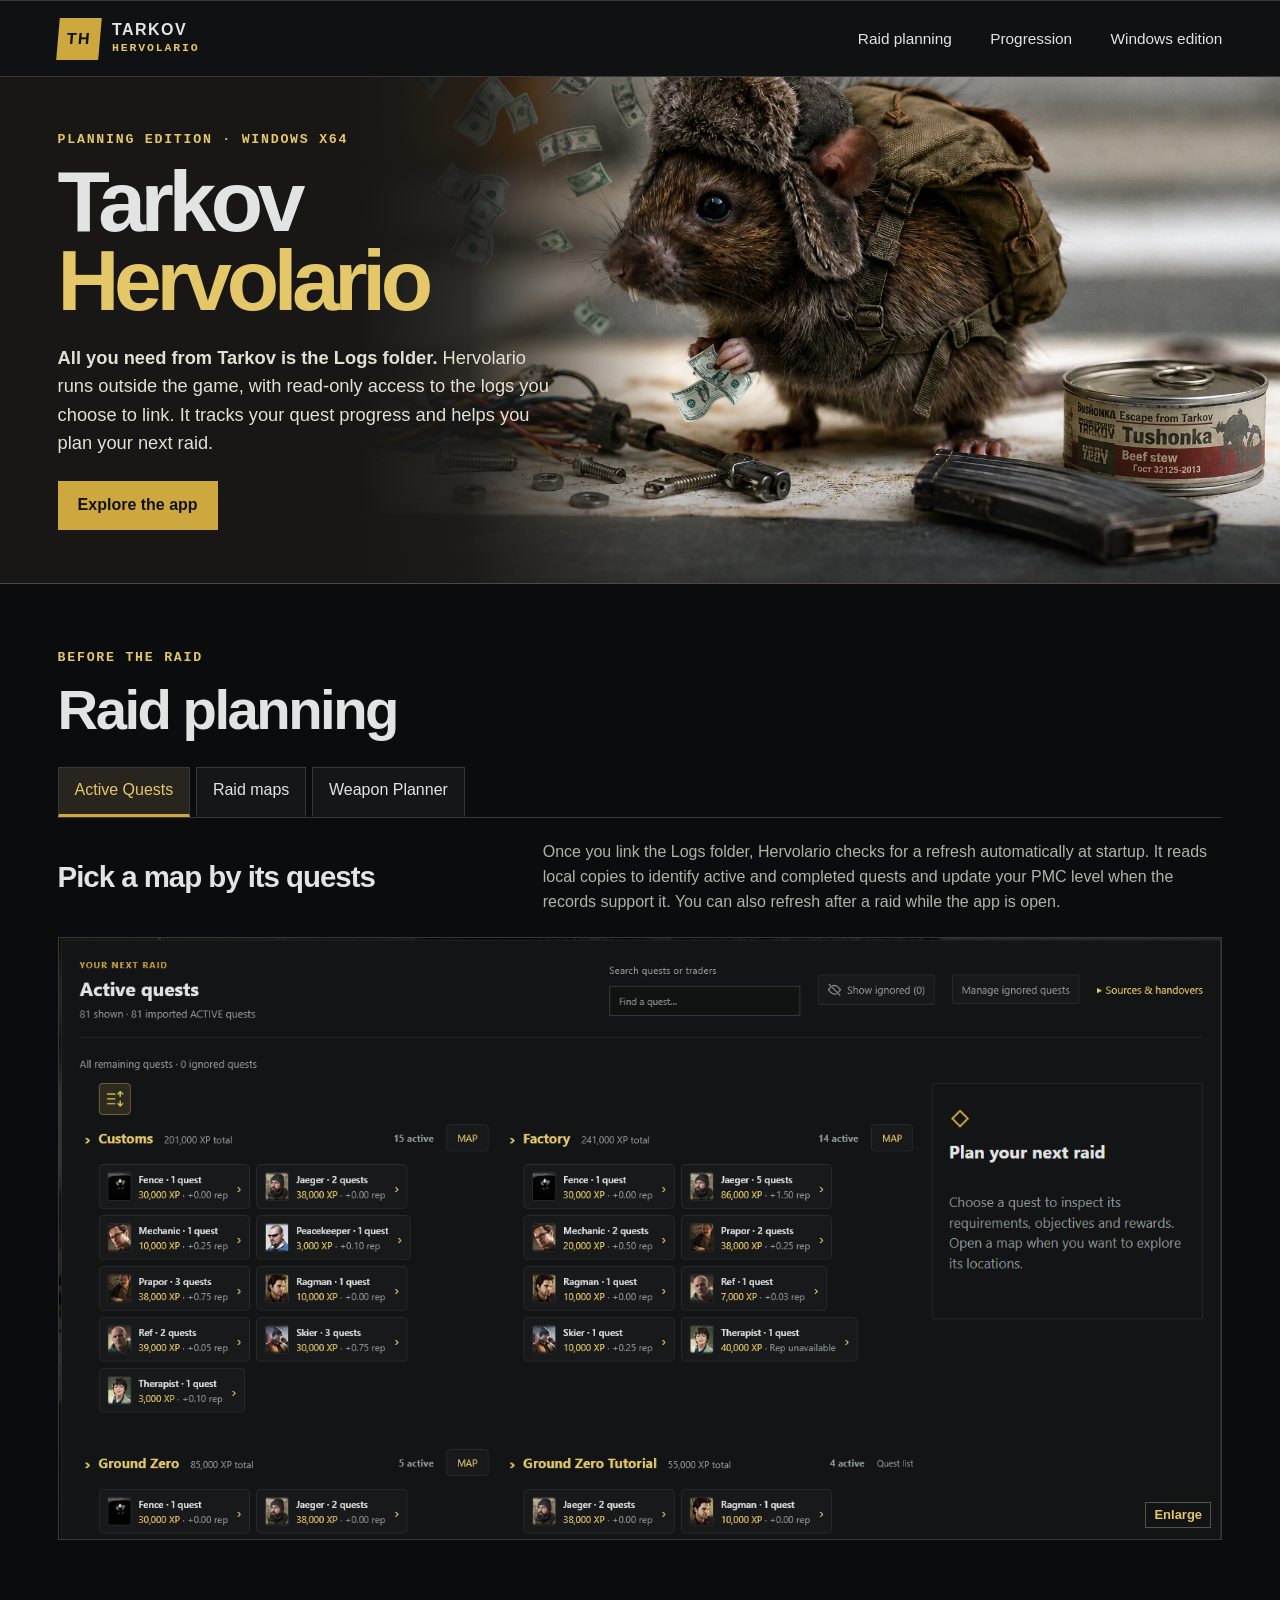
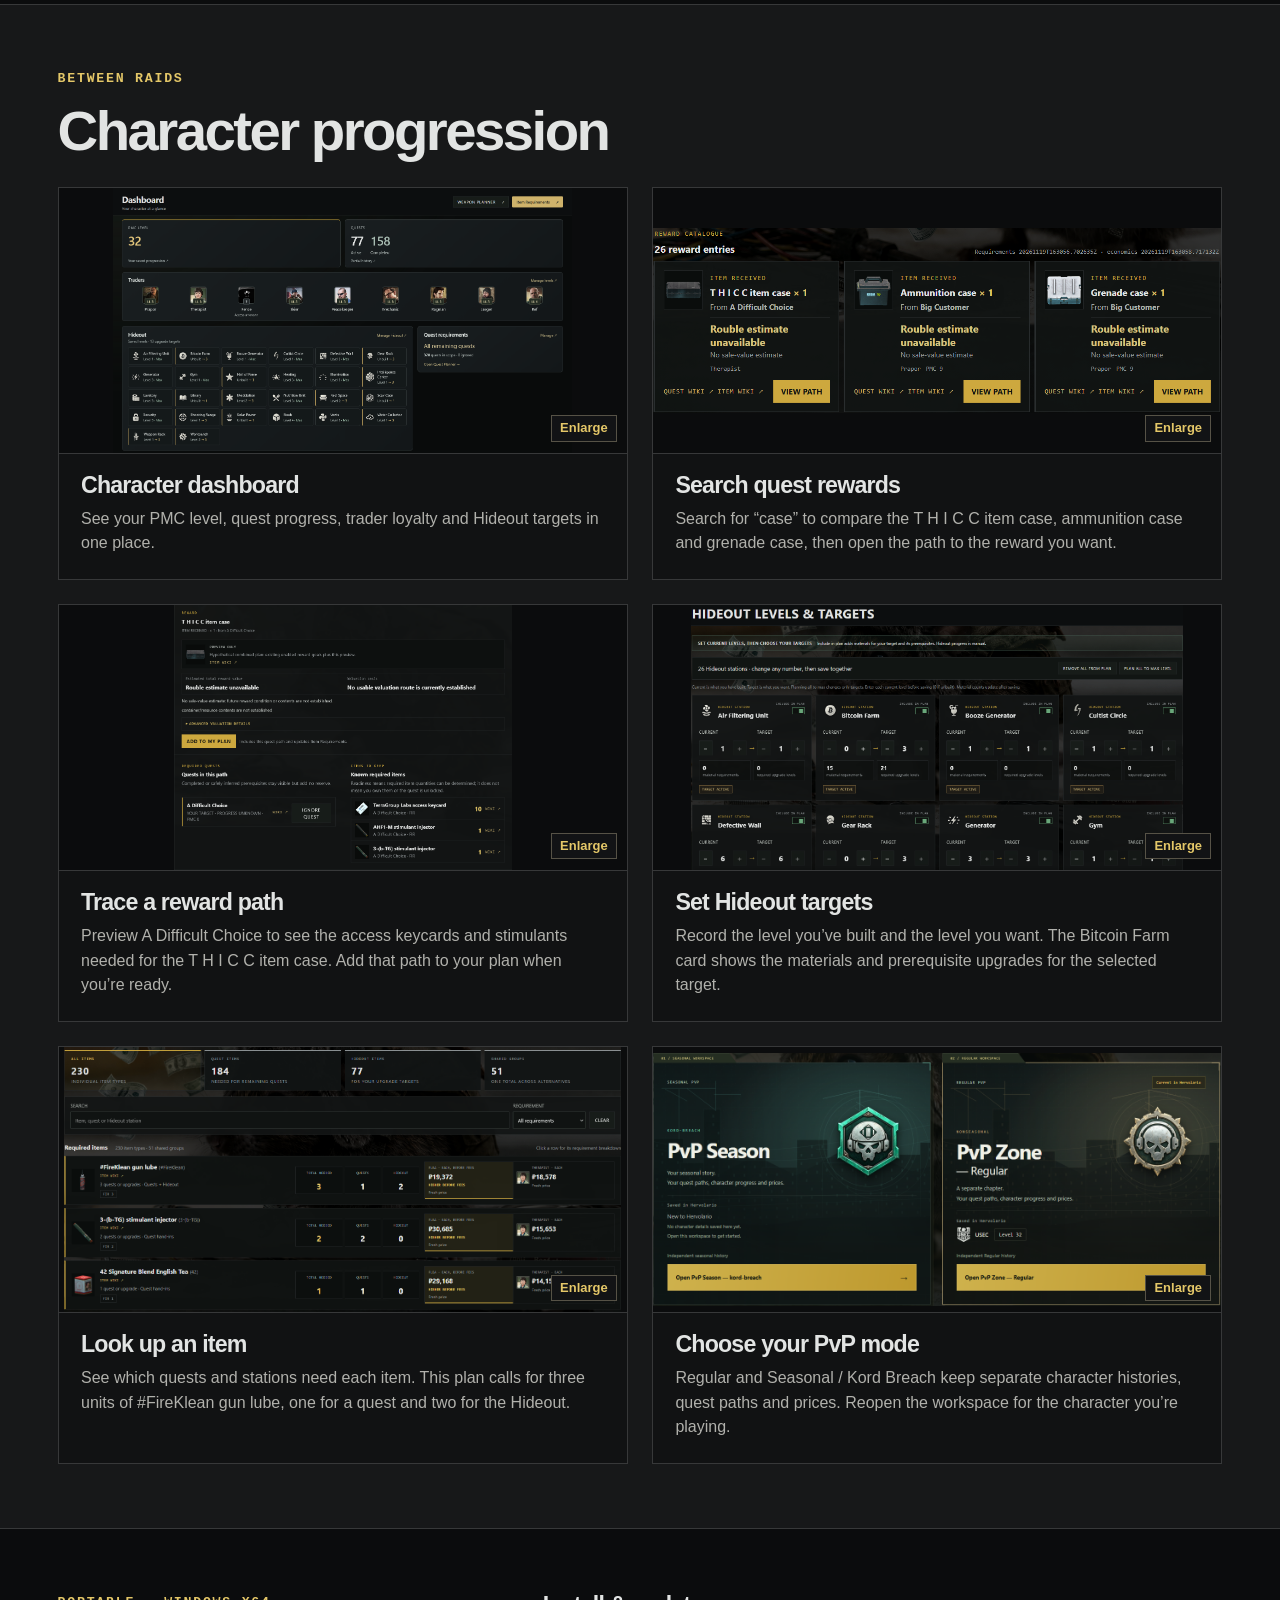
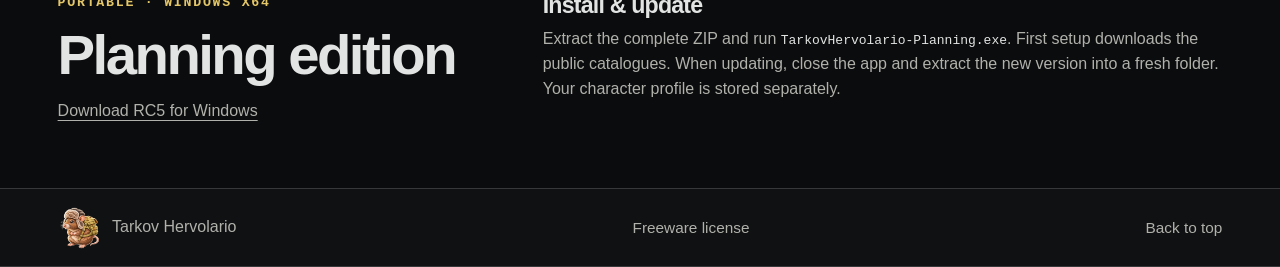
<file: docs/index.html>
<!doctype html>
<html lang="en">
<head>
  <meta charset="utf-8"><meta name="viewport" content="width=device-width,initial-scale=1">
  <title>Tarkov Hervolario · Planning edition</title>
  <meta name="description" content="Explore active quests, raid maps and the Weapon Planner in Tarkov Hervolario, a Windows companion for Escape from Tarkov PvP.">
  <link rel="icon" href="assets/mascot.png"><link rel="stylesheet" href="style.css"><script defer src="gallery.js"></script>
</head>
<body>
<a class="skip" href="#main">Skip to content</a>
<header><div class="frame bar">
  <a class="brand" href="#main"><b aria-hidden="true">TH</b><span>TARKOV<small>HERVOLARIO</small></span></a>
  <nav aria-label="Main navigation"><a href="#raid">Raid planning</a><a href="#progress">Progression</a><a href="#windows">Windows edition</a></nav>
</div></header>
<main id="main">
<section class="hero"><div class="frame hero-inner"><div class="hero-copy">
  <p class="label">Planning edition · Windows x64</p>
  <h1>Tarkov<br><em>Hervolario</em></h1>
  <p class="intro"><strong>All you need from Tarkov is the Logs folder.</strong> Hervolario runs outside the game, with read-only access to the logs you choose to link. It tracks your quest progress and helps you plan your next raid.</p>
  <a class="action" href="#raid">Explore the app</a>
</div></div></section>
<section class="frame section" id="raid">
  <p class="label">Before the raid</p><h2>Raid planning</h2>
  <div id="feature-controls" aria-label="Featured screens"></div>
  <article class="feature" id="active-quests" data-name="Active Quests">
    <div class="feature-copy"><h3>Pick a map by its quests</h3><p>Once you link the Logs folder, Hervolario checks for a refresh automatically at startup. It reads local copies to identify active and completed quests and update your PMC level when the records support it. You can also refresh after a raid while the app is open.</p></div>
    <a class="capture" href="assets/active-quests.webp" aria-label="Enlarge Active Quests" data-title="Active Quests"><img src="assets/active-quests.webp" width="1461" height="755" alt="Active quest groups for Customs and Factory, with XP totals and quest counts by trader."><span aria-hidden="true">Enlarge</span></a>
  </article>
  <article class="feature" id="shoreline" data-name="Raid maps">
    <div class="feature-copy"><h3>Find the objective on Shoreline</h3><p>Select a quest marker to read its objectives beside the map. Here, Needle in a Haystack highlights the coast-side construction site. The marker menu lets you mark the objective done or hide the location.</p></div>
    <a class="capture" href="assets/shoreline.webp" aria-label="Enlarge Raid maps" data-title="Raid maps"><img loading="lazy" src="assets/shoreline.webp" width="1679" height="926" alt="Shoreline map with Needle in a Haystack selected, the coastal marker menu open and the quest objectives on the right."><span aria-hidden="true">Enlarge</span></a>
  </article>
  <article class="feature" id="weapon-planner" data-name="Weapon Planner">
    <div class="feature-copy"><h3>Build with the parts you can buy</h3><p>The planner checks your PMC level, unlocked traders and loyalty levels to find parts you can buy. It prices flea-market options using the latest available 24-hour average for your PvP mode. When your progression opens or closes a purchase option, it rechecks affected saved builds and shows you any changes to review.</p></div>
    <a class="capture" href="assets/weapon-planner.webp" aria-label="Enlarge Weapon Planner" data-title="Weapon Planner"><img loading="lazy" src="assets/weapon-planner.webp" width="1459" height="801" alt="AK-102 workbench with the Mechanic starting purchase, trader and flea prices, ergonomics and total in roubles."><span aria-hidden="true">Enlarge</span></a>
  </article>
</section>
<section class="depot" id="progress"><div class="frame section">
  <p class="label">Between raids</p><h2>Character progression</h2>
  <div class="grid">
    <article class="card"><a class="capture" href="assets/dashboard.webp" aria-label="Enlarge Character dashboard" data-title="Character dashboard"><img loading="lazy" src="assets/dashboard.webp" width="1543" height="888" alt="Character dashboard screen in the Planning edition"><span aria-hidden="true">Enlarge</span></a>
      <div><h3>Character dashboard</h3><p>See your PMC level, quest progress, trader loyalty and Hideout targets in one place.</p></div></article>
    <article class="card"><a class="capture" href="assets/reward-search.webp" aria-label="Enlarge Search quest rewards" data-title="Search quest rewards"><img loading="lazy" src="assets/reward-search.webp" width="1105" height="359" alt="Search quest rewards screen in the Planning edition"><span aria-hidden="true">Enlarge</span></a>
      <div><h3>Search quest rewards</h3><p>Search for “case” to compare the T H I C C item case, ammunition case and grenade case, then open the path to the reward you want.</p></div></article>
    <article class="card"><a class="capture" href="assets/quest-path.webp" aria-label="Enlarge Trace a reward path" data-title="Trace a reward path"><img loading="lazy" src="assets/quest-path.webp" width="1101" height="860" alt="Trace a reward path screen in the Planning edition"><span aria-hidden="true">Enlarge</span></a>
      <div><h3>Trace a reward path</h3><p>Preview A Difficult Choice to see the access keycards and stimulants needed for the T H I C C item case. Add that path to your plan when you’re ready.</p></div></article>
    <article class="card"><a class="capture" href="assets/hideout.webp" aria-label="Enlarge Set Hideout targets" data-title="Set Hideout targets"><img loading="lazy" src="assets/hideout.webp" width="1462" height="785" alt="Set Hideout targets screen in the Planning edition"><span aria-hidden="true">Enlarge</span></a>
      <div><h3>Set Hideout targets</h3><p>Record the level you’ve built and the level you want. The Bitcoin Farm card shows the materials and prerequisite upgrades for the selected target.</p></div></article>
    <article class="card"><a class="capture" href="assets/requirements.webp" aria-label="Enlarge Look up an item" data-title="Look up an item"><img loading="lazy" src="assets/requirements.webp" width="1459" height="692" alt="Look up an item screen in the Planning edition"><span aria-hidden="true">Enlarge</span></a>
      <div><h3>Look up an item</h3><p>See which quests and stations need each item. This plan calls for three units of #FireKlean gun lube, one for a quest and two for the Hideout.</p></div></article>
    <article class="card"><a class="capture" href="assets/modes.webp" aria-label="Enlarge Choose your PvP mode" data-title="Choose your PvP mode"><img loading="lazy" src="assets/modes.webp" width="1332" height="592" alt="Choose your PvP mode screen in the Planning edition"><span aria-hidden="true">Enlarge</span></a>
      <div><h3>Choose your PvP mode</h3><p>Regular and Seasonal / Kord Breach keep separate character histories, quest paths and prices. Reopen the workspace for the character you’re playing.</p></div></article>
  </div>
</div></section>
<section id="windows" class="frame install"><div><p class="label">Portable · Windows x64</p><h2>Planning edition</h2><p class="status"><a href="https://github.com/isma373/TarkovHervolario-Planning/releases/tag/planning/v2026.11.0rc5">Download RC5 for Windows</a></p></div>
  <div><h3>Install &amp; update</h3><p>Extract the complete ZIP and run <code>TarkovHervolario-Planning.exe</code>. First setup downloads the public catalogues. When updating, close the app and extract the new version into a fresh folder. Your character profile is stored separately.</p></div>
</section></main>
<footer><div class="frame bar"><div class="signature"><img src="assets/mascot.png" width="44" height="44" alt="">Tarkov Hervolario</div><a href="https://github.com/isma373/TarkovHervolario-Planning/blob/main/LICENSE.txt">Freeware license</a><a href="#main">Back to top</a></div></footer>
<dialog aria-labelledby="viewer-title" id="viewer"><div class="viewer-bar"><h2 id="viewer-title">Screenshot</h2><a id="original">Open original size</a><button type="button" id="close">Close</button></div><img id="detail" alt=""></dialog>
</body></html>
</file>
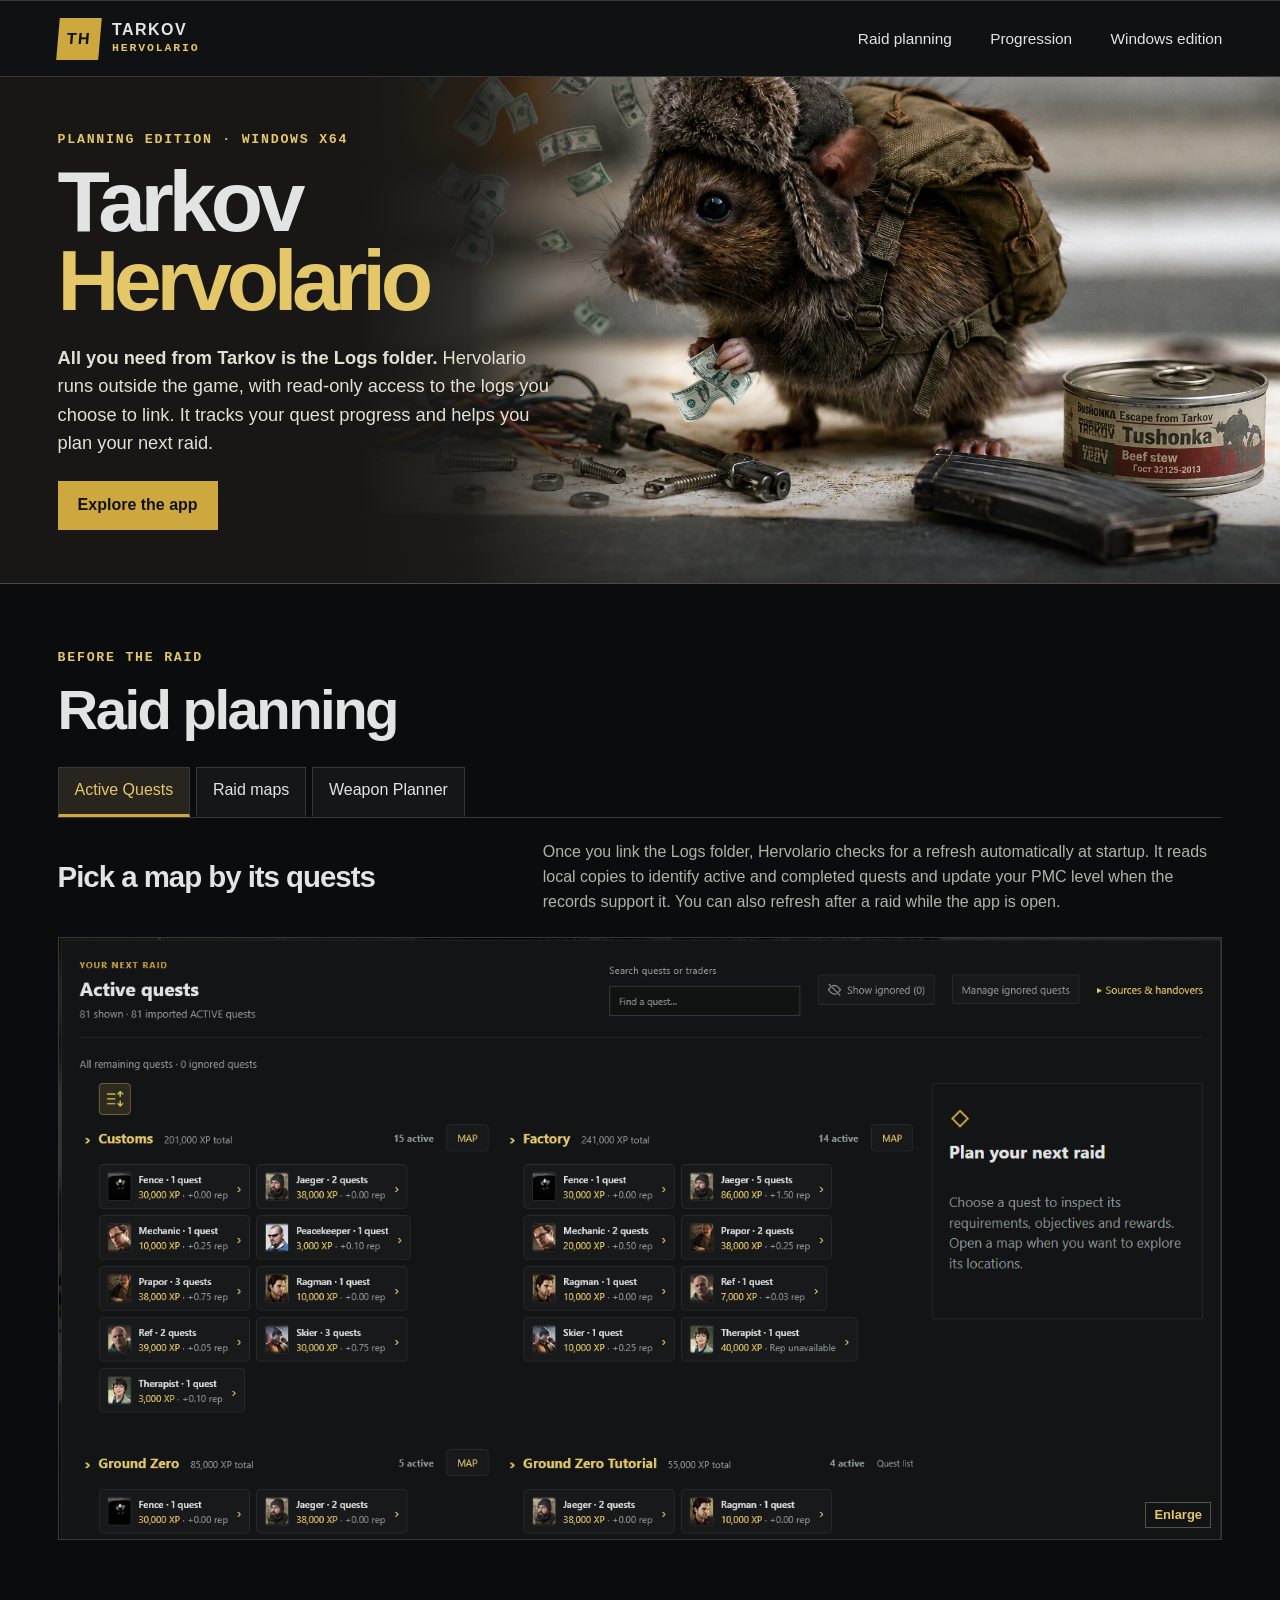
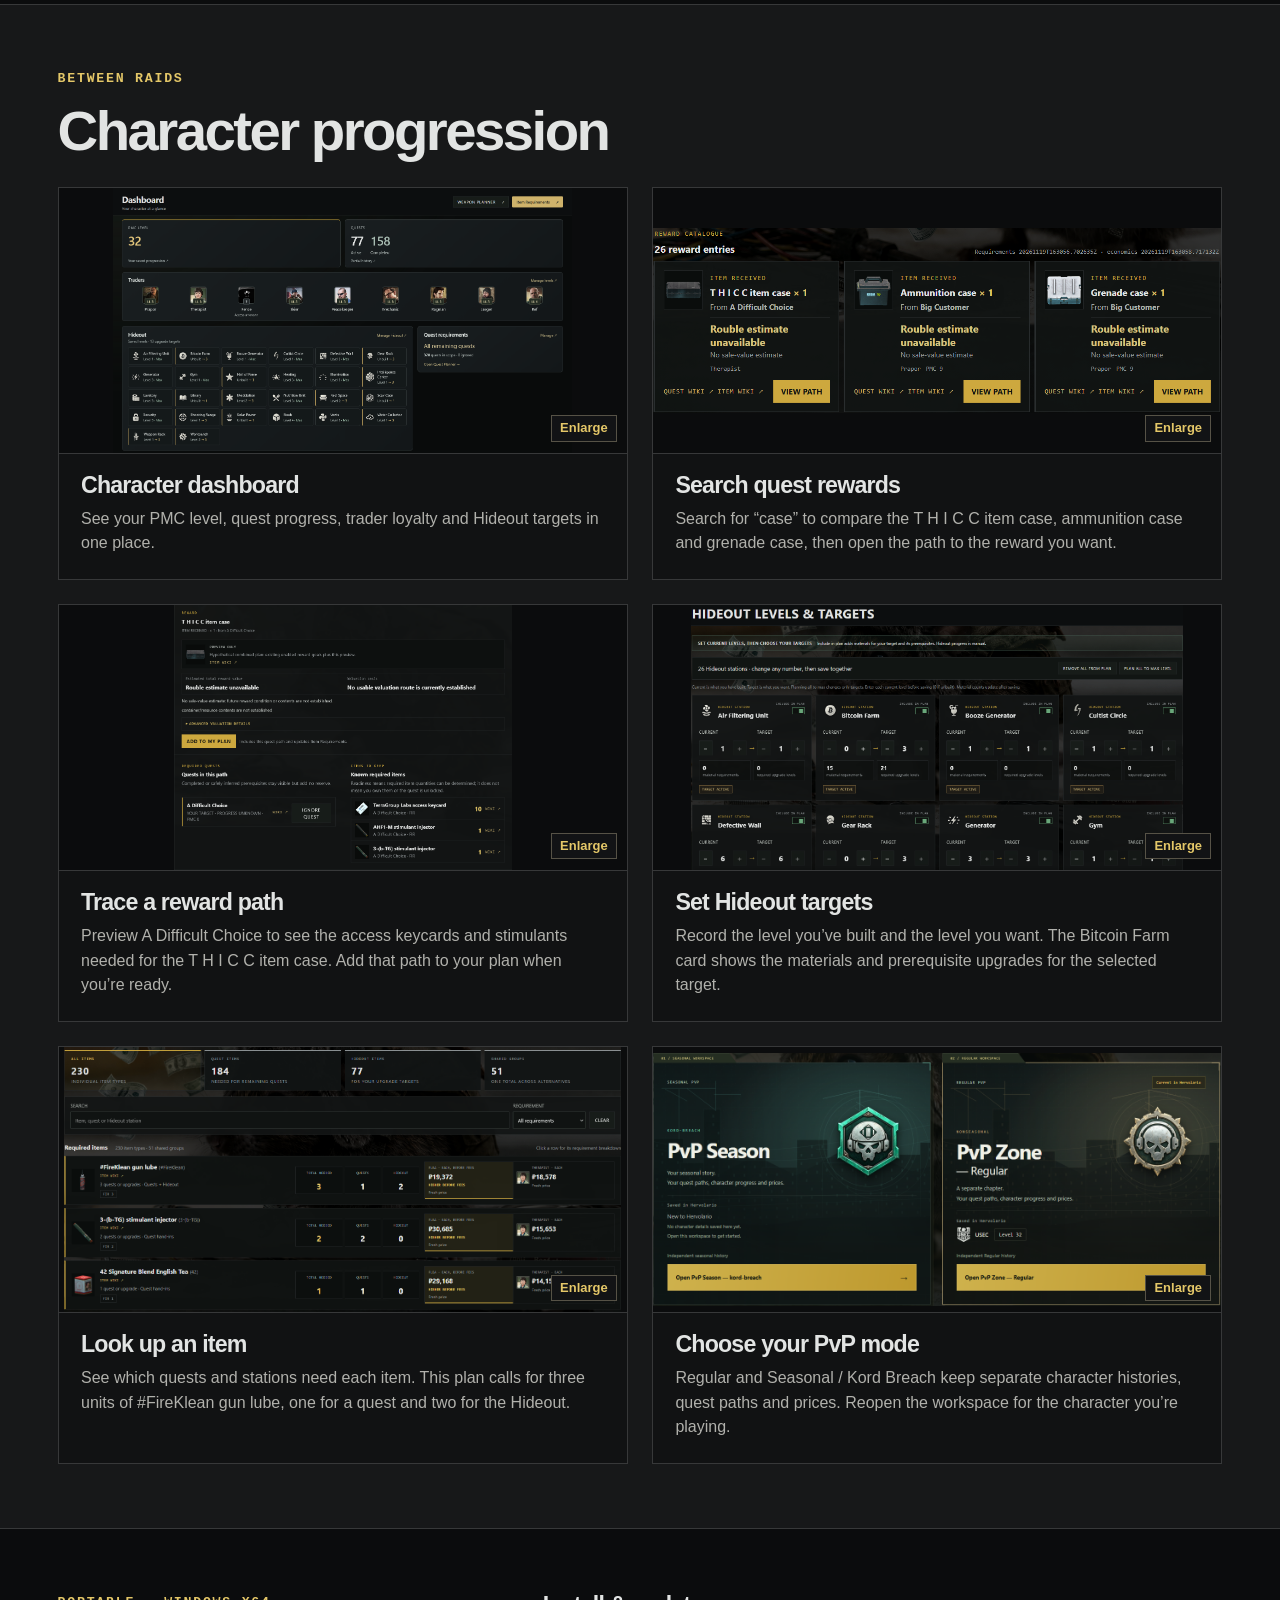
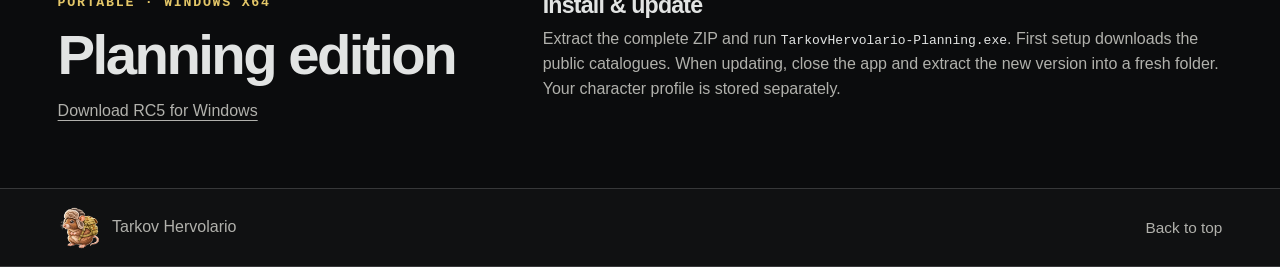
<file: showcase/index.html>
<!doctype html>
<html lang="en">
<head>
  <meta charset="utf-8"><meta name="viewport" content="width=device-width,initial-scale=1">
  <title>Tarkov Hervolario · Planning edition</title>
  <meta name="description" content="Explore active quests, raid maps and the Weapon Planner in Tarkov Hervolario, a Windows companion for Escape from Tarkov PvP.">
  <link rel="icon" href="assets/mascot.png"><link rel="stylesheet" href="style.css"><script defer src="gallery.js"></script>
</head>
<body>
<a class="skip" href="#main">Skip to content</a>
<header><div class="frame bar">
  <a class="brand" href="#main"><b aria-hidden="true">TH</b><span>TARKOV<small>HERVOLARIO</small></span></a>
  <nav aria-label="Main navigation"><a href="#raid">Raid planning</a><a href="#progress">Progression</a><a href="#windows">Windows edition</a></nav>
</div></header>
<main id="main">
<section class="hero"><div class="frame hero-inner"><div class="hero-copy">
  <p class="label">Planning edition · Windows x64</p>
  <h1>Tarkov<br><em>Hervolario</em></h1>
  <p class="intro"><strong>All you need from Tarkov is the Logs folder.</strong> Hervolario runs outside the game, with read-only access to the logs you choose to link. It tracks your quest progress and helps you plan your next raid.</p>
  <a class="action" href="#raid">Explore the app</a>
</div></div></section>
<section class="frame section" id="raid">
  <p class="label">Before the raid</p><h2>Raid planning</h2>
  <div id="feature-controls" aria-label="Featured screens"></div>
  <article class="feature" id="active-quests" data-name="Active Quests">
    <div class="feature-copy"><h3>Pick a map by its quests</h3><p>Once you link the Logs folder, Hervolario checks for a refresh automatically at startup. It reads local copies to identify active and completed quests and update your PMC level when the records support it. You can also refresh after a raid while the app is open.</p></div>
    <a class="capture" href="assets/active-quests.webp" aria-label="Enlarge Active Quests" data-title="Active Quests"><img src="assets/active-quests.webp" width="1461" height="755" alt="Active quest groups for Customs and Factory, with XP totals and quest counts by trader."><span aria-hidden="true">Enlarge</span></a>
  </article>
  <article class="feature" id="shoreline" data-name="Raid maps">
    <div class="feature-copy"><h3>Find the objective on Shoreline</h3><p>Select a quest marker to read its objectives beside the map. Here, Needle in a Haystack highlights the coast-side construction site. The marker menu lets you mark the objective done or hide the location.</p></div>
    <a class="capture" href="assets/shoreline.webp" aria-label="Enlarge Raid maps" data-title="Raid maps"><img loading="lazy" src="assets/shoreline.webp" width="1679" height="926" alt="Shoreline map with Needle in a Haystack selected, the coastal marker menu open and the quest objectives on the right."><span aria-hidden="true">Enlarge</span></a>
  </article>
  <article class="feature" id="weapon-planner" data-name="Weapon Planner">
    <div class="feature-copy"><h3>Build with the parts you can buy</h3><p>The planner checks your PMC level, unlocked traders and loyalty levels to find parts you can buy. It prices flea-market options using the latest available 24-hour average for your PvP mode. When your progression opens or closes a purchase option, it rechecks affected saved builds and shows you any changes to review.</p></div>
    <a class="capture" href="assets/weapon-planner.webp" aria-label="Enlarge Weapon Planner" data-title="Weapon Planner"><img loading="lazy" src="assets/weapon-planner.webp" width="1459" height="801" alt="AK-102 workbench with the Mechanic starting purchase, trader and flea prices, ergonomics and total in roubles."><span aria-hidden="true">Enlarge</span></a>
  </article>
</section>
<section class="depot" id="progress"><div class="frame section">
  <p class="label">Between raids</p><h2>Character progression</h2>
  <div class="grid">
    <article class="card"><a class="capture" href="assets/dashboard.webp" aria-label="Enlarge Character dashboard" data-title="Character dashboard"><img loading="lazy" src="assets/dashboard.webp" width="1543" height="888" alt="Character dashboard screen in the Planning edition"><span aria-hidden="true">Enlarge</span></a>
      <div><h3>Character dashboard</h3><p>See your PMC level, quest progress, trader loyalty and Hideout targets in one place.</p></div></article>
    <article class="card"><a class="capture" href="assets/reward-search.webp" aria-label="Enlarge Search quest rewards" data-title="Search quest rewards"><img loading="lazy" src="assets/reward-search.webp" width="1105" height="359" alt="Search quest rewards screen in the Planning edition"><span aria-hidden="true">Enlarge</span></a>
      <div><h3>Search quest rewards</h3><p>Search for “case” to compare the T H I C C item case, ammunition case and grenade case, then open the path to the reward you want.</p></div></article>
    <article class="card"><a class="capture" href="assets/quest-path.webp" aria-label="Enlarge Trace a reward path" data-title="Trace a reward path"><img loading="lazy" src="assets/quest-path.webp" width="1101" height="860" alt="Trace a reward path screen in the Planning edition"><span aria-hidden="true">Enlarge</span></a>
      <div><h3>Trace a reward path</h3><p>Preview A Difficult Choice to see the access keycards and stimulants needed for the T H I C C item case. Add that path to your plan when you’re ready.</p></div></article>
    <article class="card"><a class="capture" href="assets/hideout.webp" aria-label="Enlarge Set Hideout targets" data-title="Set Hideout targets"><img loading="lazy" src="assets/hideout.webp" width="1462" height="785" alt="Set Hideout targets screen in the Planning edition"><span aria-hidden="true">Enlarge</span></a>
      <div><h3>Set Hideout targets</h3><p>Record the level you’ve built and the level you want. The Bitcoin Farm card shows the materials and prerequisite upgrades for the selected target.</p></div></article>
    <article class="card"><a class="capture" href="assets/requirements.webp" aria-label="Enlarge Look up an item" data-title="Look up an item"><img loading="lazy" src="assets/requirements.webp" width="1459" height="692" alt="Look up an item screen in the Planning edition"><span aria-hidden="true">Enlarge</span></a>
      <div><h3>Look up an item</h3><p>See which quests and stations need each item. This plan calls for three units of #FireKlean gun lube, one for a quest and two for the Hideout.</p></div></article>
    <article class="card"><a class="capture" href="assets/modes.webp" aria-label="Enlarge Choose your PvP mode" data-title="Choose your PvP mode"><img loading="lazy" src="assets/modes.webp" width="1332" height="592" alt="Choose your PvP mode screen in the Planning edition"><span aria-hidden="true">Enlarge</span></a>
      <div><h3>Choose your PvP mode</h3><p>Regular and Seasonal / Kord Breach keep separate character histories, quest paths and prices. Reopen the workspace for the character you’re playing.</p></div></article>
  </div>
</div></section>
<section id="windows" class="frame install"><div><p class="label">Portable · Windows x64</p><h2>Planning edition</h2><p class="status"><a href="https://github.com/isma373/TarkovHervolario-Planning/releases/tag/planning%2Fv2026.11.0rc5">Download RC5 for Windows</a></p></div>
  <div><h3>Install &amp; update</h3><p>Extract the complete ZIP and run <code>TarkovHervolario-Planning.exe</code>. First setup downloads the public catalogues. When updating, close the app and extract the new version into a fresh folder. Your character profile is stored separately.</p></div>
</section></main>
<footer><div class="frame bar"><div class="signature"><img src="assets/mascot.png" width="44" height="44" alt="">Tarkov Hervolario</div><a href="#main">Back to top</a></div></footer>
<dialog aria-labelledby="viewer-title" id="viewer"><div class="viewer-bar"><h2 id="viewer-title">Screenshot</h2><a id="original">Open original size</a><button type="button" id="close">Close</button></div><img id="detail" alt=""></dialog>
</body></html>
</file>
<file: docs/style.css>
:root{color-scheme:dark;--bg:#0b0c0d;--panel:#151617;--panel2:#1c1d1e;--line:#373839;--text:#e2e4e3;--muted:#b1b1ac;--gold:#cda83e;--bright:#e4c768;font:100%/1.55 "Segoe UI",Inter,Arial,sans-serif}
*{box-sizing:border-box}body{margin:0;background:var(--bg);color:var(--text)}a{color:inherit;text-underline-offset:.25em}a:focus-visible,button:focus-visible{outline:3px solid var(--bright);outline-offset:3px}.frame{width:min(78rem,91%);margin:auto}p,h1,h2,h3{margin:0}.skip{position:absolute;top:-5rem;padding:.6rem;background:var(--bg);z-index:5}.skip:focus{top:0}
header,footer{background:#101112;border-block:1px solid var(--line)}.bar,.brand,nav,.signature,.viewer-bar{display:flex;align-items:center}.bar{justify-content:space-between;gap:1rem;padding-block:1.05rem}.brand{gap:.8rem;text-decoration:none;font-weight:800;letter-spacing:.09em;line-height:1.1}.brand b{display:grid;place-items:center;width:2.6rem;height:2.6rem;background:var(--gold);color:#121212;transform:skewX(-5deg)}.brand small{display:block;color:var(--bright);font:600 .72rem/1.5 Consolas,monospace;letter-spacing:.16em}nav{flex-wrap:wrap;gap:clamp(.8rem,3vw,2.5rem)}nav a,footer a{font-size:.96rem;text-decoration:none}nav a:hover,footer a:hover{color:var(--bright);text-decoration:underline}
.hero{position:relative;isolation:isolate;overflow:hidden;background:#181715;border-bottom:1px solid #514836}.hero::before{content:"";position:absolute;inset:0 0 0 28%;background:linear-gradient(90deg,#181715 0%,rgba(24,23,21,.9) 12%,transparent 34%),linear-gradient(0deg,rgba(14,13,12,.48),transparent 26%),url("assets/hervolario-rat.webp") center 48%/cover no-repeat;z-index:-1}.hero-inner{min-height:clamp(29rem,38vw,38rem);display:flex;align-items:center}.hero-copy{width:min(43%,32rem);padding:3.3rem 0}.label{font:700 .83rem/1.45 Consolas,"Courier New",monospace;letter-spacing:.13em;text-transform:uppercase;color:var(--bright);margin-bottom:.8rem}h1,h2,h3{line-height:1.08}h1{font-size:clamp(3.4rem,6.7vw,6.8rem);letter-spacing:-.063em;line-height:.92;font-weight:800}h1 em{color:var(--bright);font-style:normal}.intro{font-size:clamp(1rem,1.43vw,1.2rem);margin:1.5rem 0;color:#e3dfd5;max-width:32rem}.action,button{font:inherit;cursor:pointer}.action{background:var(--gold);color:#121212;padding:.75rem 1.25rem;text-decoration:none;font-weight:700;display:inline-block}.action:hover{background:var(--bright)}
.section,.install{padding-block:clamp(2.8rem,5vw,5rem)}h2{font-size:clamp(2.1rem,4.4vw,3.8rem);letter-spacing:-.045em}h3{font-size:clamp(1.35rem,2.3vw,2.15rem);letter-spacing:-.035em}
#feature-controls{display:flex;flex-wrap:wrap;margin:1.65rem 0 0;border-bottom:1px solid var(--line);gap:.35rem}#feature-controls:empty{display:none}button{border:1px solid var(--line);background:var(--panel);color:var(--text);padding:.65rem 1rem}button:hover{border-color:var(--bright)}#feature-controls button{border-bottom:3px solid transparent}#feature-controls button[aria-pressed=true]{background:#27251e;border-bottom-color:var(--gold);color:var(--bright)}
.feature{margin-top:1.4rem}.feature-copy{display:grid;grid-template-columns:1fr 1.5fr;align-items:center;gap:2rem;margin-bottom:1.4rem}.feature-copy p,.card p,.install p:not(.label){color:var(--muted)}.capture{display:block;position:relative;border:1px solid var(--line);background:var(--panel);text-decoration:none;cursor:zoom-in}.capture img{display:block;width:100%;height:auto}.capture span{position:absolute;bottom:.65rem;right:.65rem;font:600 .81rem/1.3 "Segoe UI",sans-serif;padding:.25rem .5rem;background:#121315;color:var(--bright);border:1px solid #565246}.capture:hover,.capture:focus-visible{border-color:var(--gold)}.feature .capture{max-width:100%}
.depot{background:#171819;border-block:1px solid var(--line)}.grid{margin-top:1.6rem;display:grid;grid-template-columns:repeat(2,minmax(0,1fr));gap:1.5rem}.card{background:#111213;border:1px solid var(--line)}.card .capture{border:0;border-bottom:1px solid var(--line);background:#0b0c0d}.card img{aspect-ratio:2.15;object-fit:contain}.card>div{padding:1.2rem 1.4rem 1.45rem}.card h3,.install h3{font-size:1.45rem}.card p,.install h3+p{margin-top:.55rem}.install{display:grid;grid-template-columns:1fr 1.5fr;gap:2rem}.status{margin-top:.8rem}code{overflow-wrap:anywhere;color:var(--text)}.signature{gap:.65rem}.signature img{object-fit:contain}footer{color:var(--muted)}
dialog{border:1px solid #666158;background:var(--bg);color:var(--text);padding:0;width:min(96vw,100rem);max-height:94vh}dialog::backdrop{background:#000d}.viewer-bar{gap:1rem;flex-wrap:wrap;padding:.65rem 1rem;border-bottom:1px solid var(--line)}.viewer-bar h2{margin-right:auto;font-size:1.15rem;letter-spacing:0}.viewer-bar a{font-size:.9rem;color:var(--bright)}#detail{display:block;width:100%;height:auto;max-height:78vh;object-fit:contain}
@media(max-width:760px){header .bar{align-items:flex-start;flex-wrap:wrap}.hero::before{inset:0 0 auto;height:15rem;background:linear-gradient(0deg,#181715 0%,transparent 52%),url("assets/hervolario-rat.webp") center 43%/cover}.hero-inner{min-height:0}.hero-copy{padding:13rem 0 2.1rem;width:100%;max-width:36rem}.intro{max-width:34rem}.grid,.feature-copy,.install{grid-template-columns:1fr}.feature-copy,.install{gap:.9rem}.grid{gap:1rem}.viewer-bar{gap:.5rem}.viewer-bar h2{flex-basis:100%}}
@media(max-width:390px){nav{gap:.75rem}nav a{font-size:.9rem}#feature-controls button{padding:.55rem .65rem}}
</file>
<file: showcase/style.css>
:root{color-scheme:dark;--bg:#0b0c0d;--panel:#151617;--panel2:#1c1d1e;--line:#373839;--text:#e2e4e3;--muted:#b1b1ac;--gold:#cda83e;--bright:#e4c768;font:100%/1.55 "Segoe UI",Inter,Arial,sans-serif}
*{box-sizing:border-box}body{margin:0;background:var(--bg);color:var(--text)}a{color:inherit;text-underline-offset:.25em}a:focus-visible,button:focus-visible{outline:3px solid var(--bright);outline-offset:3px}.frame{width:min(78rem,91%);margin:auto}p,h1,h2,h3{margin:0}.skip{position:absolute;top:-5rem;padding:.6rem;background:var(--bg);z-index:5}.skip:focus{top:0}
header,footer{background:#101112;border-block:1px solid var(--line)}.bar,.brand,nav,.signature,.viewer-bar{display:flex;align-items:center}.bar{justify-content:space-between;gap:1rem;padding-block:1.05rem}.brand{gap:.8rem;text-decoration:none;font-weight:800;letter-spacing:.09em;line-height:1.1}.brand b{display:grid;place-items:center;width:2.6rem;height:2.6rem;background:var(--gold);color:#121212;transform:skewX(-5deg)}.brand small{display:block;color:var(--bright);font:600 .72rem/1.5 Consolas,monospace;letter-spacing:.16em}nav{flex-wrap:wrap;gap:clamp(.8rem,3vw,2.5rem)}nav a,footer a{font-size:.96rem;text-decoration:none}nav a:hover,footer a:hover{color:var(--bright);text-decoration:underline}
.hero{position:relative;isolation:isolate;overflow:hidden;background:#181715;border-bottom:1px solid #514836}.hero::before{content:"";position:absolute;inset:0 0 0 28%;background:linear-gradient(90deg,#181715 0%,rgba(24,23,21,.9) 12%,transparent 34%),linear-gradient(0deg,rgba(14,13,12,.48),transparent 26%),url("assets/hervolario-rat.webp") center 48%/cover no-repeat;z-index:-1}.hero-inner{min-height:clamp(29rem,38vw,38rem);display:flex;align-items:center}.hero-copy{width:min(43%,32rem);padding:3.3rem 0}.label{font:700 .83rem/1.45 Consolas,"Courier New",monospace;letter-spacing:.13em;text-transform:uppercase;color:var(--bright);margin-bottom:.8rem}h1,h2,h3{line-height:1.08}h1{font-size:clamp(3.4rem,6.7vw,6.8rem);letter-spacing:-.063em;line-height:.92;font-weight:800}h1 em{color:var(--bright);font-style:normal}.intro{font-size:clamp(1rem,1.43vw,1.2rem);margin:1.5rem 0;color:#e3dfd5;max-width:32rem}.action,button{font:inherit;cursor:pointer}.action{background:var(--gold);color:#121212;padding:.75rem 1.25rem;text-decoration:none;font-weight:700;display:inline-block}.action:hover{background:var(--bright)}
.section,.install{padding-block:clamp(2.8rem,5vw,5rem)}h2{font-size:clamp(2.1rem,4.4vw,3.8rem);letter-spacing:-.045em}h3{font-size:clamp(1.35rem,2.3vw,2.15rem);letter-spacing:-.035em}
#feature-controls{display:flex;flex-wrap:wrap;margin:1.65rem 0 0;border-bottom:1px solid var(--line);gap:.35rem}#feature-controls:empty{display:none}button{border:1px solid var(--line);background:var(--panel);color:var(--text);padding:.65rem 1rem}button:hover{border-color:var(--bright)}#feature-controls button{border-bottom:3px solid transparent}#feature-controls button[aria-pressed=true]{background:#27251e;border-bottom-color:var(--gold);color:var(--bright)}
.feature{margin-top:1.4rem}.feature-copy{display:grid;grid-template-columns:1fr 1.5fr;align-items:center;gap:2rem;margin-bottom:1.4rem}.feature-copy p,.card p,.install p:not(.label){color:var(--muted)}.capture{display:block;position:relative;border:1px solid var(--line);background:var(--panel);text-decoration:none;cursor:zoom-in}.capture img{display:block;width:100%;height:auto}.capture span{position:absolute;bottom:.65rem;right:.65rem;font:600 .81rem/1.3 "Segoe UI",sans-serif;padding:.25rem .5rem;background:#121315;color:var(--bright);border:1px solid #565246}.capture:hover,.capture:focus-visible{border-color:var(--gold)}.feature .capture{max-width:100%}
.depot{background:#171819;border-block:1px solid var(--line)}.grid{margin-top:1.6rem;display:grid;grid-template-columns:repeat(2,minmax(0,1fr));gap:1.5rem}.card{background:#111213;border:1px solid var(--line)}.card .capture{border:0;border-bottom:1px solid var(--line);background:#0b0c0d}.card img{aspect-ratio:2.15;object-fit:contain}.card>div{padding:1.2rem 1.4rem 1.45rem}.card h3,.install h3{font-size:1.45rem}.card p,.install h3+p{margin-top:.55rem}.install{display:grid;grid-template-columns:1fr 1.5fr;gap:2rem}.status{margin-top:.8rem}code{overflow-wrap:anywhere;color:var(--text)}.signature{gap:.65rem}.signature img{object-fit:contain}footer{color:var(--muted)}
dialog{border:1px solid #666158;background:var(--bg);color:var(--text);padding:0;width:min(96vw,100rem);max-height:94vh}dialog::backdrop{background:#000d}.viewer-bar{gap:1rem;flex-wrap:wrap;padding:.65rem 1rem;border-bottom:1px solid var(--line)}.viewer-bar h2{margin-right:auto;font-size:1.15rem;letter-spacing:0}.viewer-bar a{font-size:.9rem;color:var(--bright)}#detail{display:block;width:100%;height:auto;max-height:78vh;object-fit:contain}
@media(max-width:760px){header .bar{align-items:flex-start;flex-wrap:wrap}.hero::before{inset:0 0 auto;height:15rem;background:linear-gradient(0deg,#181715 0%,transparent 52%),url("assets/hervolario-rat.webp") center 43%/cover}.hero-inner{min-height:0}.hero-copy{padding:13rem 0 2.1rem;width:100%;max-width:36rem}.intro{max-width:34rem}.grid,.feature-copy,.install{grid-template-columns:1fr}.feature-copy,.install{gap:.9rem}.grid{gap:1rem}.viewer-bar{gap:.5rem}.viewer-bar h2{flex-basis:100%}}
@media(max-width:390px){nav{gap:.75rem}nav a{font-size:.9rem}#feature-controls button{padding:.55rem .65rem}}
</file>
